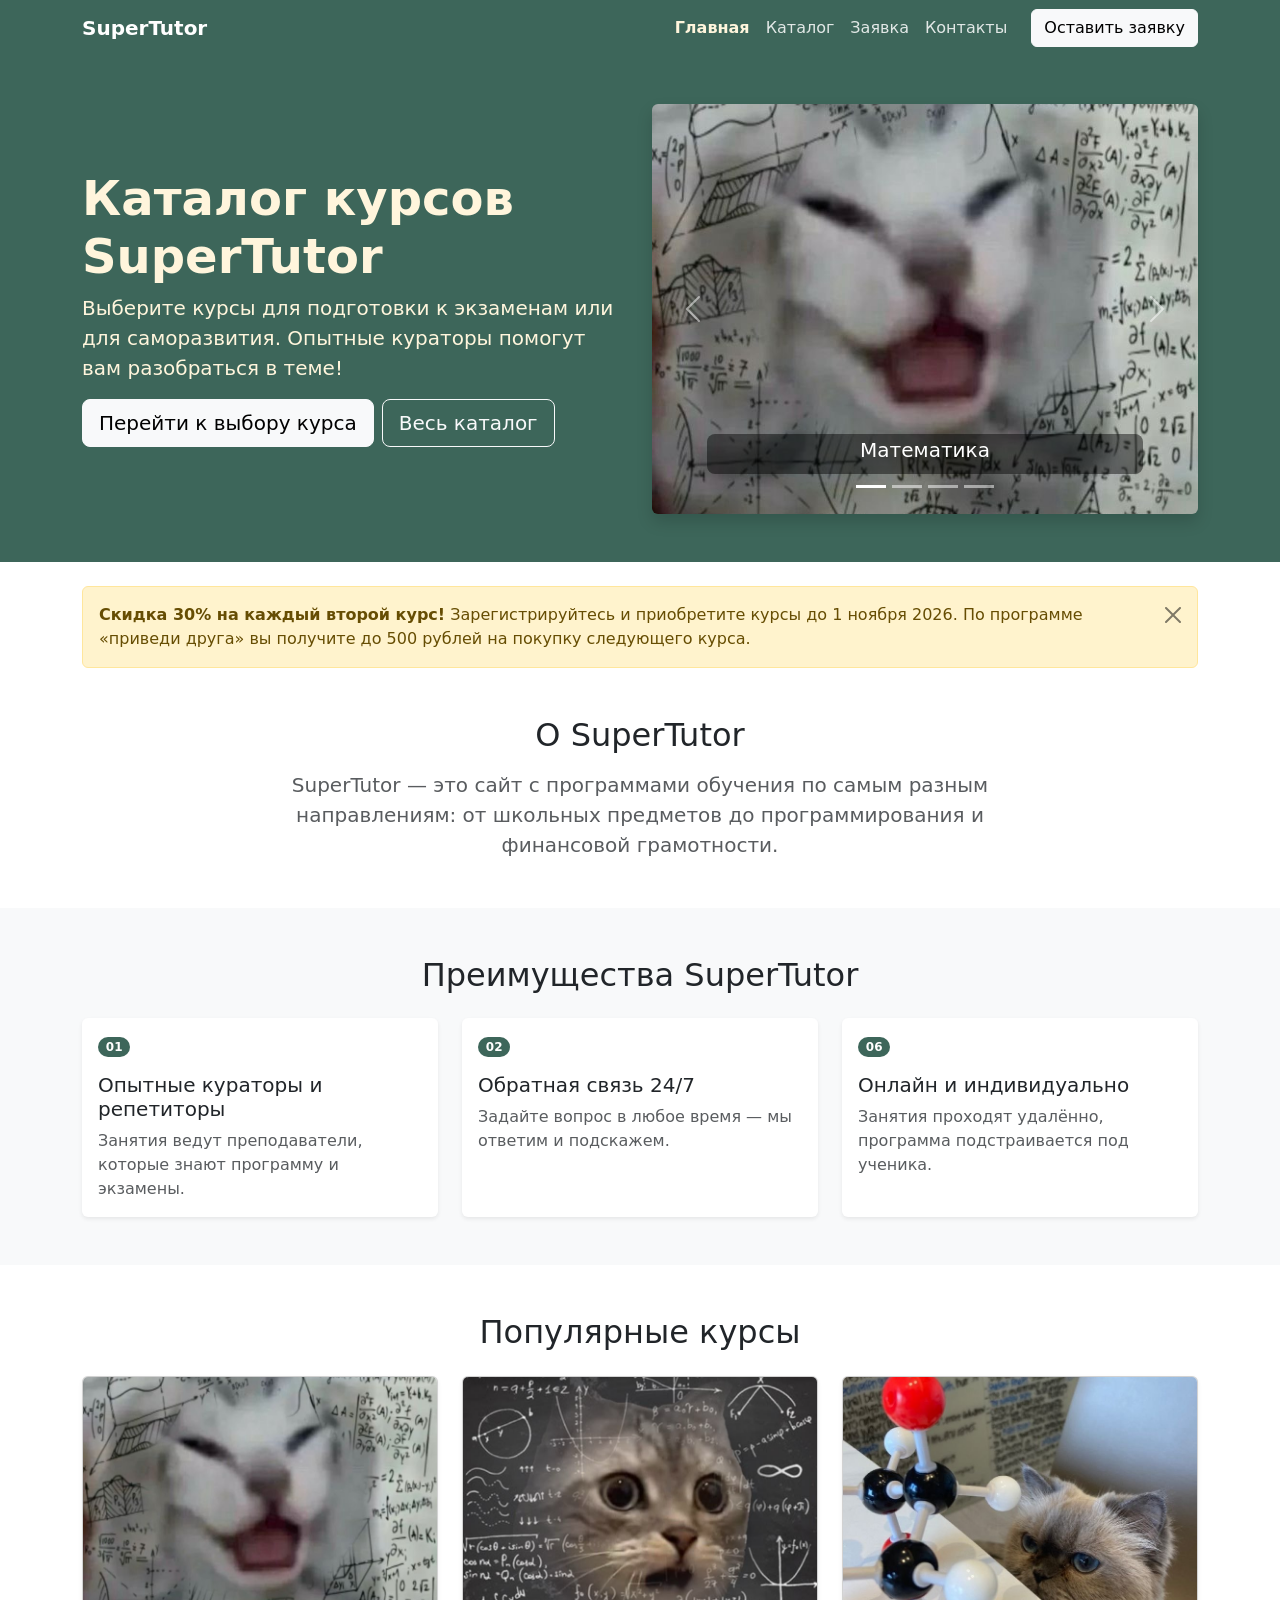
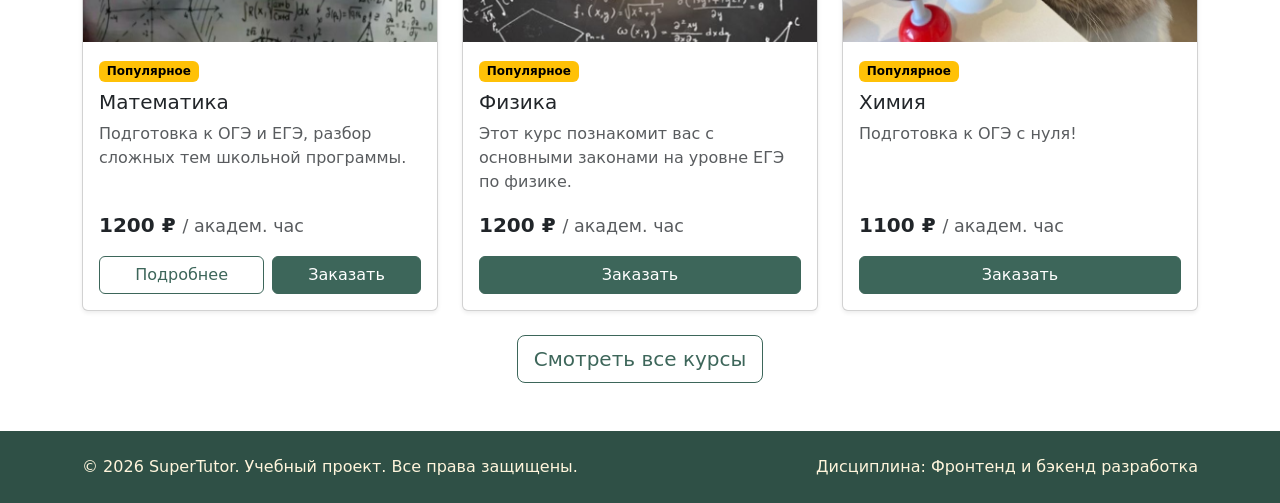
<file: index.html>
<!DOCTYPE html>
<html lang="ru">
<head>
  <meta charset="UTF-8">
  <meta name="viewport" content="width=device-width, initial-scale=1">
  <meta name="description" content="SuperTutor — сайт с программами обучения по самым разным направлениям. Выберите курс и оставьте заявку.">
  <title>SuperTutor — каталог курсов и репетиторов</title>
  <link rel="stylesheet" href="vendor/bootstrap/css/bootstrap.min.css">
  <link rel="stylesheet" href="css/custom.css">
</head>
<body class="d-flex flex-column min-vh-100">

  <header>
    <nav class="navbar navbar-expand-lg navbar-dark bg-brand sticky-top" aria-label="Основная навигация">
      <div class="container">
        <a class="navbar-brand fw-bold" href="index.html">SuperTutor</a>
        <button class="navbar-toggler" type="button" data-bs-toggle="collapse" data-bs-target="#mainNav"
                aria-controls="mainNav" aria-expanded="false" aria-label="Открыть меню">
          <span class="navbar-toggler-icon"></span>
        </button>
        <div class="collapse navbar-collapse" id="mainNav">
          <ul class="navbar-nav ms-auto mb-2 mb-lg-0">
          <li class="nav-item"><a class="nav-link active" aria-current="page" href="index.html">Главная</a></li>
          <li class="nav-item"><a class="nav-link" href="catalog.html">Каталог</a></li>
          <li class="nav-item"><a class="nav-link" href="order.html">Заявка</a></li>
          <li class="nav-item"><a class="nav-link" href="contacts.html">Контакты</a></li>
          </ul>
          <a class="btn btn-light ms-lg-3" href="order.html">Оставить заявку</a>
        </div>
      </div>
    </nav>
  </header>

  <main>
    <!-- Hero-блок: container-fluid + container + row/col -->
    <section class="container-fluid hero py-5">
      <div class="container">
        <div class="row align-items-center g-4">
          <div class="col-12 col-lg-6">
            <h1 class="display-5 fw-bold">Каталог курсов SuperTutor</h1>
            <p class="lead">Выберите курсы для подготовки к экзаменам или для саморазвития. Опытные кураторы помогут вам разобраться в теме!</p>
            <div class="d-flex flex-wrap gap-2">
              <a class="btn btn-light btn-lg" href="#popular">Перейти к выбору курса</a>
              <a class="btn btn-outline-light btn-lg" href="catalog.html">Весь каталог</a>
            </div>
          </div>
          <div class="col-12 col-lg-6">
            <div id="heroCarousel" class="carousel slide carousel-fade shadow rounded overflow-hidden" data-bs-ride="carousel">
              <div class="carousel-indicators"><button type="button" data-bs-target="#heroCarousel" data-bs-slide-to="0" class="active" aria-current="true" aria-label="Слайд 1"></button><button type="button" data-bs-target="#heroCarousel" data-bs-slide-to="1" aria-label="Слайд 2"></button><button type="button" data-bs-target="#heroCarousel" data-bs-slide-to="2" aria-label="Слайд 3"></button><button type="button" data-bs-target="#heroCarousel" data-bs-slide-to="3" aria-label="Слайд 4"></button></div>
              <div class="carousel-inner">
            <div class="carousel-item active">
              <img src="images/math.jpg" class="d-block w-100" alt="Математика">
              <div class="carousel-caption d-none d-sm-block">
                <h2 class="h5">Математика</h2>
              </div>
            </div>
            <div class="carousel-item">
              <img src="images/phys.jpg" class="d-block w-100" alt="Физика">
              <div class="carousel-caption d-none d-sm-block">
                <h2 class="h5">Физика</h2>
              </div>
            </div>
            <div class="carousel-item">
              <img src="images/chem.jpg" class="d-block w-100" alt="Химия">
              <div class="carousel-caption d-none d-sm-block">
                <h2 class="h5">Химия</h2>
              </div>
            </div>
            <div class="carousel-item">
              <img src="images/prog.jpg" class="d-block w-100" alt="Программирование">
              <div class="carousel-caption d-none d-sm-block">
                <h2 class="h5">Программирование</h2>
              </div>
            </div>
              </div>
              <button class="carousel-control-prev" type="button" data-bs-target="#heroCarousel" data-bs-slide="prev">
                <span class="carousel-control-prev-icon" aria-hidden="true"></span>
                <span class="visually-hidden">Предыдущий слайд</span>
              </button>
              <button class="carousel-control-next" type="button" data-bs-target="#heroCarousel" data-bs-slide="next">
                <span class="carousel-control-next-icon" aria-hidden="true"></span>
                <span class="visually-hidden">Следующий слайд</span>
              </button>
            </div>
          </div>
        </div>
      </div>
    </section>

    <!-- Акция -->
    <section class="container mt-4">
      <div class="alert alert-warning alert-dismissible fade show mb-0" role="alert">
        <strong>Скидка 30% на каждый второй курс!</strong>
        Зарегистрируйтесь и приобретите курсы до 1 ноября 2026. По программе «приведи друга» вы получите до 500 рублей на покупку следующего курса.
        <button type="button" class="btn-close" data-bs-dismiss="alert" aria-label="Закрыть"></button>
      </div>
    </section>

    <!-- О проекте -->
    <section class="container my-5">
      <div class="row justify-content-center">
        <div class="col-12 col-lg-8 text-center">
          <h2 class="mb-3">О SuperTutor</h2>
          <p class="text-body-secondary fs-5 mb-0">SuperTutor — это сайт с программами обучения по самым разным направлениям: от школьных предметов до программирования и финансовой грамотности.</p>
        </div>
      </div>
    </section>

    <!-- Преимущества -->
    <section class="bg-body-tertiary py-5" id="advantages">
      <div class="container">
        <h2 class="text-center mb-4">Преимущества SuperTutor</h2>
        <div class="row g-4">
        <div class="col-12 col-md-6 col-lg-4">
          <div class="card h-100 border-0 shadow-sm">
            <div class="card-body">
              <span class="badge rounded-pill text-bg-primary mb-3">01</span>
              <h3 class="h5 card-title">Опытные кураторы и репетиторы</h3>
              <p class="card-text text-body-secondary mb-0">Занятия ведут преподаватели, которые знают программу и экзамены.</p>
            </div>
          </div>
        </div>
        <div class="col-12 col-md-6 col-lg-4">
          <div class="card h-100 border-0 shadow-sm">
            <div class="card-body">
              <span class="badge rounded-pill text-bg-primary mb-3">02</span>
              <h3 class="h5 card-title">Обратная связь 24/7</h3>
              <p class="card-text text-body-secondary mb-0">Задайте вопрос в любое время — мы ответим и подскажем.</p>
            </div>
          </div>
        </div>
        <div class="col-12 col-md-6 col-lg-4">
          <div class="card h-100 border-0 shadow-sm">
            <div class="card-body">
              <span class="badge rounded-pill text-bg-primary mb-3">06</span>
              <h3 class="h5 card-title">Онлайн и индивидуально</h3>
              <p class="card-text text-body-secondary mb-0">Занятия проходят удалённо, программа подстраивается под ученика.</p>
            </div>
          </div>
        </div>
        </div>
      </div>
    </section>

    <!-- Популярные курсы -->
    <section class="container my-5" id="popular">
      <h2 class="text-center mb-4">Популярные курсы</h2>
      <div class="row g-4">
        <div class="col-12 col-md-6 col-lg-4">
          <article class="card h-100 shadow-sm course-card">
            <img src="images/math.jpg" class="card-img-top" alt="Математика" loading="lazy">
            <div class="card-body d-flex flex-column">
              <div class="mb-2"><span class="badge text-bg-warning me-1">Популярное</span></div>
              <h3 class="card-title h5">Математика</h3>
              <p class="card-text text-body-secondary">Подготовка к ОГЭ и ЕГЭ, разбор сложных тем школьной программы.</p>
              <p class="fs-5 fw-semibold mt-auto mb-3">1200 ₽ <small class="fw-normal text-body-secondary">/ академ. час</small></p>
              <div class="d-grid gap-2 d-sm-flex">
            <a class="btn btn-outline-primary flex-fill" href="product.html">Подробнее</a>
                <button type="button" class="btn btn-primary flex-fill" data-bs-toggle="modal" data-bs-target="#orderModal" data-course="math">Заказать</button>
              </div>
            </div>
          </article>
        </div>
        <div class="col-12 col-md-6 col-lg-4">
          <article class="card h-100 shadow-sm course-card">
            <img src="images/phys.jpg" class="card-img-top" alt="Физика" loading="lazy">
            <div class="card-body d-flex flex-column">
              <div class="mb-2"><span class="badge text-bg-warning me-1">Популярное</span></div>
              <h3 class="card-title h5">Физика</h3>
              <p class="card-text text-body-secondary">Этот курс познакомит вас с основными законами на уровне ЕГЭ по физике.</p>
              <p class="fs-5 fw-semibold mt-auto mb-3">1200 ₽ <small class="fw-normal text-body-secondary">/ академ. час</small></p>
              <div class="d-grid gap-2 d-sm-flex">
                <button type="button" class="btn btn-primary flex-fill" data-bs-toggle="modal" data-bs-target="#orderModal" data-course="phys">Заказать</button>
              </div>
            </div>
          </article>
        </div>
        <div class="col-12 col-md-6 col-lg-4">
          <article class="card h-100 shadow-sm course-card">
            <img src="images/chem.jpg" class="card-img-top" alt="Химия" loading="lazy">
            <div class="card-body d-flex flex-column">
              <div class="mb-2"><span class="badge text-bg-warning me-1">Популярное</span></div>
              <h3 class="card-title h5">Химия</h3>
              <p class="card-text text-body-secondary">Подготовка к ОГЭ с нуля!</p>
              <p class="fs-5 fw-semibold mt-auto mb-3">1100 ₽ <small class="fw-normal text-body-secondary">/ академ. час</small></p>
              <div class="d-grid gap-2 d-sm-flex">
                <button type="button" class="btn btn-primary flex-fill" data-bs-toggle="modal" data-bs-target="#orderModal" data-course="chem">Заказать</button>
              </div>
            </div>
          </article>
        </div>
      </div>
      <div class="text-center mt-4">
        <a class="btn btn-outline-primary btn-lg" href="catalog.html">Смотреть все курсы</a>
      </div>
    </section>
  </main>

  <footer class="site-footer mt-auto py-4">
    <div class="container">
      <div class="row g-2">
        <div class="col-12 col-md-6">
          <p class="mb-0">&copy; 2026 SuperTutor. Учебный проект. Все права защищены.</p>
        </div>
        <div class="col-12 col-md-6 text-md-end">
          <p class="mb-0">Дисциплина: Фронтенд и бэкенд разработка</p>
        </div>
      </div>
    </div>
  </footer>

  <!-- Модальное окно заявки -->
  <div class="modal fade" id="orderModal" tabindex="-1" aria-labelledby="orderModalLabel" aria-hidden="true">
    <div class="modal-dialog modal-dialog-centered">
      <div class="modal-content">
        <form class="needs-validation" novalidate>
          <div class="modal-header">
            <h2 class="modal-title fs-5" id="orderModalLabel">Быстрая заявка на курс</h2>
            <button type="button" class="btn-close" data-bs-dismiss="modal" aria-label="Закрыть"></button>
          </div>
          <div class="modal-body">
            <div class="mb-3">
              <label for="m-name" class="form-label">Имя</label>
              <input type="text" class="form-control" id="m-name" name="name" minlength="2" autocomplete="given-name" placeholder="Введите ваше имя" required>
              <div class="invalid-feedback">Введите имя (не короче 2 символов).</div>
            </div>
            <div class="mb-3">
              <label for="m-phone" class="form-label">Телефон</label>
              <div class="input-group has-validation">
                <span class="input-group-text">Тел.</span>
                <input type="tel" class="form-control" id="m-phone" name="phone" data-phone inputmode="tel" autocomplete="tel"
                       placeholder="+7 (900) 000-00-00" pattern="^\+7 \(\d{3}\) \d{3}-\d{2}-\d{2}$" required>
                <div class="invalid-feedback">Формат: +7 (900) 000-00-00</div>
              </div>
            </div>
            <div class="mb-3">
              <label for="m-course" class="form-label">Предмет</label>
              <select class="form-select" id="m-course" name="course" required>
              <option value="" selected disabled>Выберите предмет</option>
              <option value="math">Математика</option>
              <option value="phys">Физика</option>
              <option value="chem">Химия</option>
              <option value="bio">Биология</option>
              <option value="eng">Английский язык</option>
              <option value="lit">Литература</option>
              <option value="prog">Программирование</option>
              <option value="fin">Финансовая грамотность</option>
              <option value="mus">Музыка</option>
              <option value="consultation">Консультация по выбору курса</option>
              </select>
              <div class="invalid-feedback">Выберите предмет.</div>
            </div>
            <div class="form-check">
              <input class="form-check-input" type="checkbox" id="m-agree" name="agreement" required>
              <label class="form-check-label" for="m-agree">Я согласен на обработку данных</label>
              <div class="invalid-feedback">Необходимо согласие.</div>
            </div>
          </div>
          <div class="modal-footer">
            <button type="button" class="btn btn-outline-secondary" data-bs-dismiss="modal">Закрыть</button>
            <button type="submit" class="btn btn-primary">Отправить заявку</button>
          </div>
        </form>
      </div>
    </div>
  </div>

  <div class="toast-container position-fixed bottom-0 end-0 p-3">
    <div id="successToast" class="toast text-bg-success" role="status" aria-live="polite" aria-atomic="true">
      <div class="d-flex">
        <div class="toast-body">Заявка отправлена! Мы свяжемся с вами в ближайшее время.</div>
        <button type="button" class="btn-close btn-close-white me-2 m-auto" data-bs-dismiss="toast" aria-label="Закрыть"></button>
      </div>
    </div>
  </div>

  <script src="vendor/bootstrap/js/bootstrap.bundle.min.js"></script>
  <script src="js/main.js"></script>
</body>
</html>
</file>
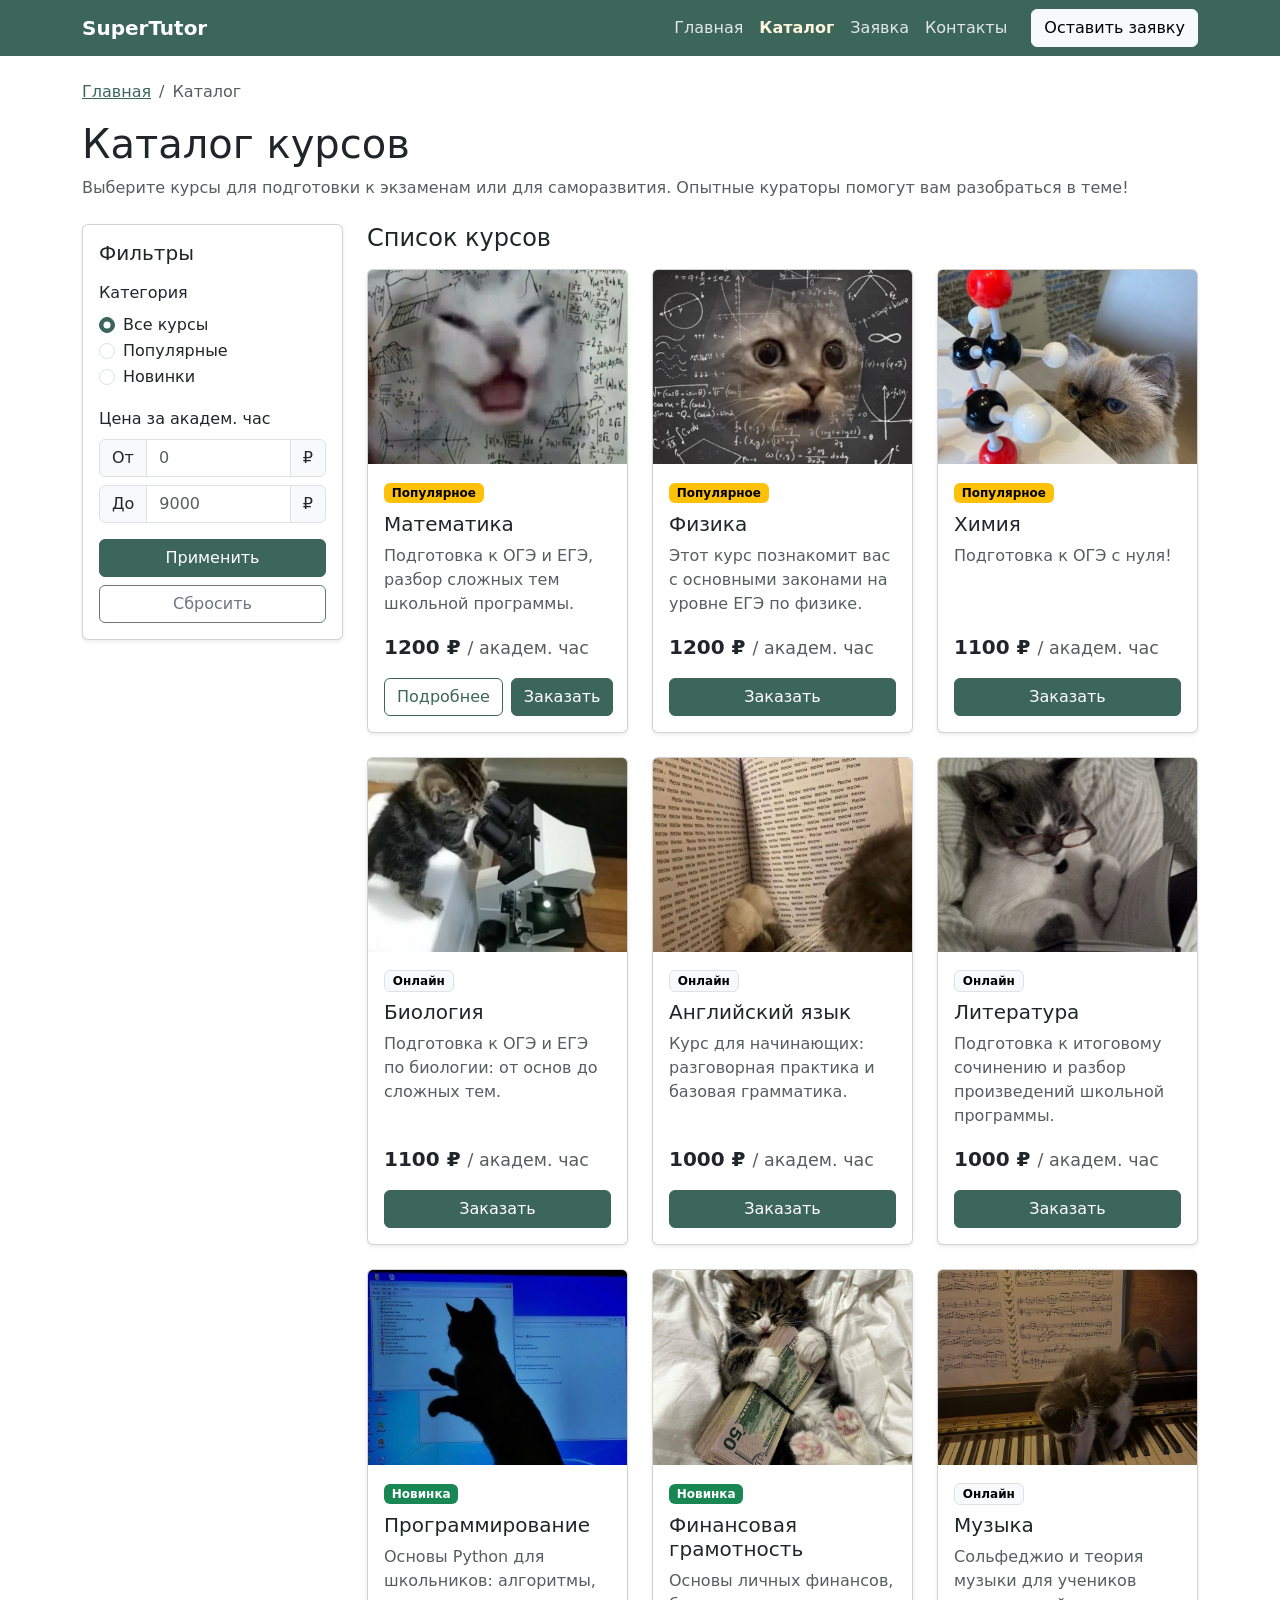
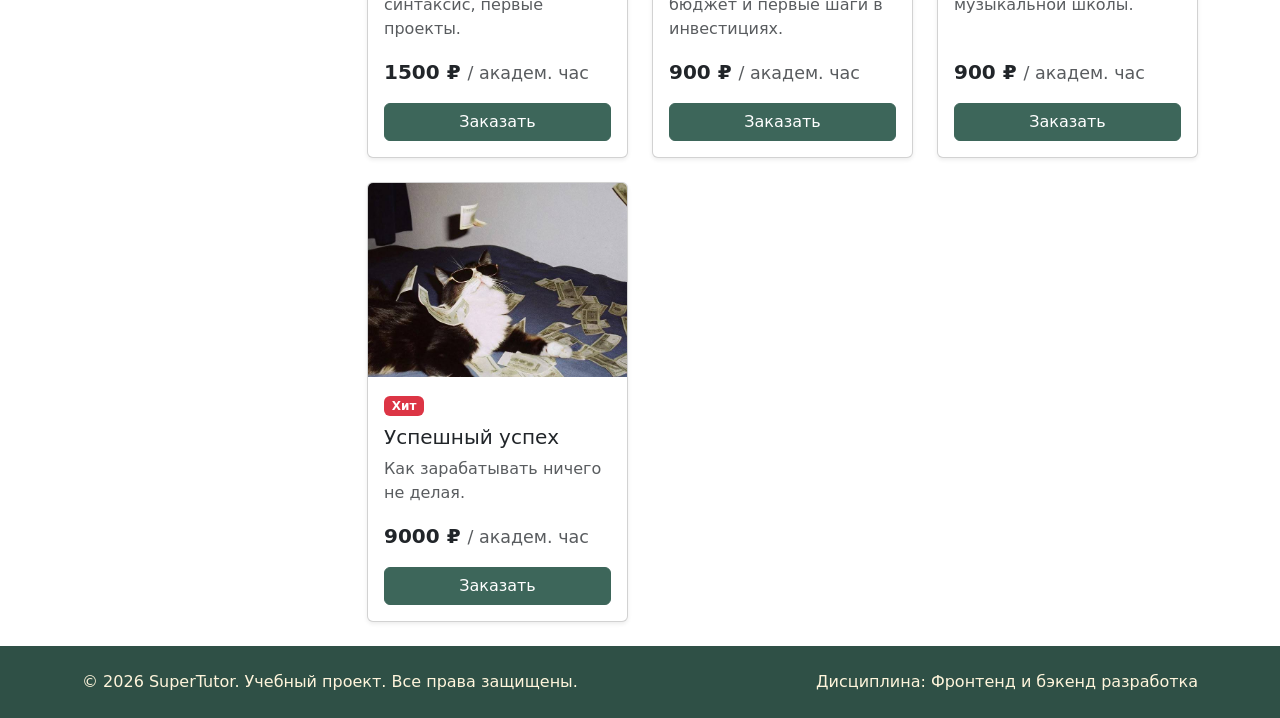
<file: catalog.html>
<!DOCTYPE html>
<html lang="ru">
<head>
  <meta charset="UTF-8">
  <meta name="viewport" content="width=device-width, initial-scale=1">
  <meta name="description" content="Каталог курсов SuperTutor: выберите предмет, отфильтруйте по цене и оставьте заявку.">
  <title>Каталог курсов — SuperTutor</title>
  <link rel="stylesheet" href="vendor/bootstrap/css/bootstrap.min.css">
  <link rel="stylesheet" href="css/custom.css">
</head>
<body class="d-flex flex-column min-vh-100">

  <header>
    <nav class="navbar navbar-expand-lg navbar-dark bg-brand sticky-top" aria-label="Основная навигация">
      <div class="container">
        <a class="navbar-brand fw-bold" href="index.html">SuperTutor</a>
        <button class="navbar-toggler" type="button" data-bs-toggle="collapse" data-bs-target="#mainNav"
                aria-controls="mainNav" aria-expanded="false" aria-label="Открыть меню">
          <span class="navbar-toggler-icon"></span>
        </button>
        <div class="collapse navbar-collapse" id="mainNav">
          <ul class="navbar-nav ms-auto mb-2 mb-lg-0">
          <li class="nav-item"><a class="nav-link" href="index.html">Главная</a></li>
          <li class="nav-item"><a class="nav-link active" aria-current="page" href="catalog.html">Каталог</a></li>
          <li class="nav-item"><a class="nav-link" href="order.html">Заявка</a></li>
          <li class="nav-item"><a class="nav-link" href="contacts.html">Контакты</a></li>
          </ul>
          <a class="btn btn-light ms-lg-3" href="order.html">Оставить заявку</a>
        </div>
      </div>
    </nav>
  </header>

  <main class="container my-4">
    <nav aria-label="Хлебные крошки">
      <ol class="breadcrumb">
        <li class="breadcrumb-item"><a href="index.html">Главная</a></li>
        <li class="breadcrumb-item active" aria-current="page">Каталог</li>
      </ol>
    </nav>

    <h1 class="mb-2">Каталог курсов</h1>
    <p class="text-body-secondary mb-4">Выберите курсы для подготовки к экзаменам или для саморазвития. Опытные кураторы помогут вам разобраться в теме!</p>

    <div class="row g-4">
      <!-- Фильтры (только внешний вид, без логики) -->
      <aside class="col-12 col-lg-3">
        <div class="card shadow-sm">
          <div class="card-body">
            <h2 class="h5 card-title mb-3">Фильтры</h2>
            <form id="filterForm">
              <fieldset class="mb-3">
                <legend class="form-label fs-6">Категория</legend>
                <div class="form-check">
                  <input class="form-check-input" type="radio" name="category" id="cat-all" value="all" checked>
                  <label class="form-check-label" for="cat-all">Все курсы</label>
                </div>
                <div class="form-check">
                  <input class="form-check-input" type="radio" name="category" id="cat-popular" value="popular">
                  <label class="form-check-label" for="cat-popular">Популярные</label>
                </div>
                <div class="form-check">
                  <input class="form-check-input" type="radio" name="category" id="cat-new" value="new">
                  <label class="form-check-label" for="cat-new">Новинки</label>
                </div>
              </fieldset>

              <fieldset class="mb-3">
                <legend class="form-label fs-6">Цена за академ. час</legend>
                <div class="input-group mb-2">
                  <span class="input-group-text">От</span>
                  <input type="number" class="form-control" id="priceFrom" name="priceFrom" min="0" placeholder="0" aria-label="Цена от">
                  <span class="input-group-text">₽</span>
                </div>
                <div class="input-group">
                  <span class="input-group-text">До</span>
                  <input type="number" class="form-control" id="priceTo" name="priceTo" min="0" placeholder="9000" aria-label="Цена до">
                  <span class="input-group-text">₽</span>
                </div>
              </fieldset>

              <div class="d-grid gap-2">
                <button type="button" class="btn btn-primary">Применить</button>
                <button type="reset" class="btn btn-outline-secondary">Сбросить</button>
              </div>
            </form>
          </div>
        </div>
      </aside>

      <!-- Список курсов -->
      <section class="col-12 col-lg-9" aria-labelledby="listTitle">
        <h2 class="h4 mb-3" id="listTitle">Список курсов</h2>
        <div class="row g-4">
        <div class="col-12 col-md-6 col-xl-4">
          <article class="card h-100 shadow-sm course-card">
            <img src="images/math.jpg" class="card-img-top" alt="Математика" loading="lazy">
            <div class="card-body d-flex flex-column">
              <div class="mb-2"><span class="badge text-bg-warning me-1">Популярное</span></div>
              <h3 class="card-title h5">Математика</h3>
              <p class="card-text text-body-secondary">Подготовка к ОГЭ и ЕГЭ, разбор сложных тем школьной программы.</p>
              <p class="fs-5 fw-semibold mt-auto mb-3">1200 ₽ <small class="fw-normal text-body-secondary">/ академ. час</small></p>
              <div class="d-grid gap-2 d-sm-flex">
            <a class="btn btn-outline-primary flex-fill" href="product.html">Подробнее</a>
                <button type="button" class="btn btn-primary flex-fill" data-bs-toggle="modal" data-bs-target="#orderModal" data-course="math">Заказать</button>
              </div>
            </div>
          </article>
        </div>
        <div class="col-12 col-md-6 col-xl-4">
          <article class="card h-100 shadow-sm course-card">
            <img src="images/phys.jpg" class="card-img-top" alt="Физика" loading="lazy">
            <div class="card-body d-flex flex-column">
              <div class="mb-2"><span class="badge text-bg-warning me-1">Популярное</span></div>
              <h3 class="card-title h5">Физика</h3>
              <p class="card-text text-body-secondary">Этот курс познакомит вас с основными законами на уровне ЕГЭ по физике.</p>
              <p class="fs-5 fw-semibold mt-auto mb-3">1200 ₽ <small class="fw-normal text-body-secondary">/ академ. час</small></p>
              <div class="d-grid gap-2 d-sm-flex">
                <button type="button" class="btn btn-primary flex-fill" data-bs-toggle="modal" data-bs-target="#orderModal" data-course="phys">Заказать</button>
              </div>
            </div>
          </article>
        </div>
        <div class="col-12 col-md-6 col-xl-4">
          <article class="card h-100 shadow-sm course-card">
            <img src="images/chem.jpg" class="card-img-top" alt="Химия" loading="lazy">
            <div class="card-body d-flex flex-column">
              <div class="mb-2"><span class="badge text-bg-warning me-1">Популярное</span></div>
              <h3 class="card-title h5">Химия</h3>
              <p class="card-text text-body-secondary">Подготовка к ОГЭ с нуля!</p>
              <p class="fs-5 fw-semibold mt-auto mb-3">1100 ₽ <small class="fw-normal text-body-secondary">/ академ. час</small></p>
              <div class="d-grid gap-2 d-sm-flex">
                <button type="button" class="btn btn-primary flex-fill" data-bs-toggle="modal" data-bs-target="#orderModal" data-course="chem">Заказать</button>
              </div>
            </div>
          </article>
        </div>
        <div class="col-12 col-md-6 col-xl-4">
          <article class="card h-100 shadow-sm course-card">
            <img src="images/bio.jpg" class="card-img-top" alt="Биология" loading="lazy">
            <div class="card-body d-flex flex-column">
              <div class="mb-2"><span class="badge text-bg-light border me-1">Онлайн</span></div>
              <h3 class="card-title h5">Биология</h3>
              <p class="card-text text-body-secondary">Подготовка к ОГЭ и ЕГЭ по биологии: от основ до сложных тем.</p>
              <p class="fs-5 fw-semibold mt-auto mb-3">1100 ₽ <small class="fw-normal text-body-secondary">/ академ. час</small></p>
              <div class="d-grid gap-2 d-sm-flex">
                <button type="button" class="btn btn-primary flex-fill" data-bs-toggle="modal" data-bs-target="#orderModal" data-course="bio">Заказать</button>
              </div>
            </div>
          </article>
        </div>
        <div class="col-12 col-md-6 col-xl-4">
          <article class="card h-100 shadow-sm course-card">
            <img src="images/eng.jpg" class="card-img-top" alt="Английский язык" loading="lazy">
            <div class="card-body d-flex flex-column">
              <div class="mb-2"><span class="badge text-bg-light border me-1">Онлайн</span></div>
              <h3 class="card-title h5">Английский язык</h3>
              <p class="card-text text-body-secondary">Курс для начинающих: разговорная практика и базовая грамматика.</p>
              <p class="fs-5 fw-semibold mt-auto mb-3">1000 ₽ <small class="fw-normal text-body-secondary">/ академ. час</small></p>
              <div class="d-grid gap-2 d-sm-flex">
                <button type="button" class="btn btn-primary flex-fill" data-bs-toggle="modal" data-bs-target="#orderModal" data-course="eng">Заказать</button>
              </div>
            </div>
          </article>
        </div>
        <div class="col-12 col-md-6 col-xl-4">
          <article class="card h-100 shadow-sm course-card">
            <img src="images/lit.jpg" class="card-img-top" alt="Литература" loading="lazy">
            <div class="card-body d-flex flex-column">
              <div class="mb-2"><span class="badge text-bg-light border me-1">Онлайн</span></div>
              <h3 class="card-title h5">Литература</h3>
              <p class="card-text text-body-secondary">Подготовка к итоговому сочинению и разбор произведений школьной программы.</p>
              <p class="fs-5 fw-semibold mt-auto mb-3">1000 ₽ <small class="fw-normal text-body-secondary">/ академ. час</small></p>
              <div class="d-grid gap-2 d-sm-flex">
                <button type="button" class="btn btn-primary flex-fill" data-bs-toggle="modal" data-bs-target="#orderModal" data-course="lit">Заказать</button>
              </div>
            </div>
          </article>
        </div>
        <div class="col-12 col-md-6 col-xl-4">
          <article class="card h-100 shadow-sm course-card">
            <img src="images/prog.jpg" class="card-img-top" alt="Программирование" loading="lazy">
            <div class="card-body d-flex flex-column">
              <div class="mb-2"><span class="badge text-bg-success me-1">Новинка</span></div>
              <h3 class="card-title h5">Программирование</h3>
              <p class="card-text text-body-secondary">Основы Python для школьников: алгоритмы, синтаксис, первые проекты.</p>
              <p class="fs-5 fw-semibold mt-auto mb-3">1500 ₽ <small class="fw-normal text-body-secondary">/ академ. час</small></p>
              <div class="d-grid gap-2 d-sm-flex">
                <button type="button" class="btn btn-primary flex-fill" data-bs-toggle="modal" data-bs-target="#orderModal" data-course="prog">Заказать</button>
              </div>
            </div>
          </article>
        </div>
        <div class="col-12 col-md-6 col-xl-4">
          <article class="card h-100 shadow-sm course-card">
            <img src="images/fin.jpg" class="card-img-top" alt="Финансовая грамотность" loading="lazy">
            <div class="card-body d-flex flex-column">
              <div class="mb-2"><span class="badge text-bg-success me-1">Новинка</span></div>
              <h3 class="card-title h5">Финансовая грамотность</h3>
              <p class="card-text text-body-secondary">Основы личных финансов, бюджет и первые шаги в инвестициях.</p>
              <p class="fs-5 fw-semibold mt-auto mb-3">900 ₽ <small class="fw-normal text-body-secondary">/ академ. час</small></p>
              <div class="d-grid gap-2 d-sm-flex">
                <button type="button" class="btn btn-primary flex-fill" data-bs-toggle="modal" data-bs-target="#orderModal" data-course="fin">Заказать</button>
              </div>
            </div>
          </article>
        </div>
        <div class="col-12 col-md-6 col-xl-4">
          <article class="card h-100 shadow-sm course-card">
            <img src="images/mus.jpg" class="card-img-top" alt="Музыка" loading="lazy">
            <div class="card-body d-flex flex-column">
              <div class="mb-2"><span class="badge text-bg-light border me-1">Онлайн</span></div>
              <h3 class="card-title h5">Музыка</h3>
              <p class="card-text text-body-secondary">Сольфеджио и теория музыки для учеников музыкальной школы.</p>
              <p class="fs-5 fw-semibold mt-auto mb-3">900 ₽ <small class="fw-normal text-body-secondary">/ академ. час</small></p>
              <div class="d-grid gap-2 d-sm-flex">
                <button type="button" class="btn btn-primary flex-fill" data-bs-toggle="modal" data-bs-target="#orderModal" data-course="mus">Заказать</button>
              </div>
            </div>
          </article>
        </div>
        <div class="col-12 col-md-6 col-xl-4">
          <article class="card h-100 shadow-sm course-card">
            <img src="images/suc.jpg" class="card-img-top" alt="Успешный успех" loading="lazy">
            <div class="card-body d-flex flex-column">
              <div class="mb-2"><span class="badge text-bg-danger me-1">Хит</span></div>
              <h3 class="card-title h5">Успешный успех</h3>
              <p class="card-text text-body-secondary">Как зарабатывать ничего не делая.</p>
              <p class="fs-5 fw-semibold mt-auto mb-3">9000 ₽ <small class="fw-normal text-body-secondary">/ академ. час</small></p>
              <div class="d-grid gap-2 d-sm-flex">
                <button type="button" class="btn btn-primary flex-fill" data-bs-toggle="modal" data-bs-target="#orderModal" data-course="suc">Заказать</button>
              </div>
            </div>
          </article>
        </div>
        </div>
      </section>
    </div>
  </main>

  <footer class="site-footer mt-auto py-4">
    <div class="container">
      <div class="row g-2">
        <div class="col-12 col-md-6">
          <p class="mb-0">&copy; 2026 SuperTutor. Учебный проект. Все права защищены.</p>
        </div>
        <div class="col-12 col-md-6 text-md-end">
          <p class="mb-0">Дисциплина: Фронтенд и бэкенд разработка</p>
        </div>
      </div>
    </div>
  </footer>

  <!-- Модальное окно заявки -->
  <div class="modal fade" id="orderModal" tabindex="-1" aria-labelledby="orderModalLabel" aria-hidden="true">
    <div class="modal-dialog modal-dialog-centered">
      <div class="modal-content">
        <form class="needs-validation" novalidate>
          <div class="modal-header">
            <h2 class="modal-title fs-5" id="orderModalLabel">Быстрая заявка на курс</h2>
            <button type="button" class="btn-close" data-bs-dismiss="modal" aria-label="Закрыть"></button>
          </div>
          <div class="modal-body">
            <div class="mb-3">
              <label for="m-name" class="form-label">Имя</label>
              <input type="text" class="form-control" id="m-name" name="name" minlength="2" autocomplete="given-name" placeholder="Введите ваше имя" required>
              <div class="invalid-feedback">Введите имя (не короче 2 символов).</div>
            </div>
            <div class="mb-3">
              <label for="m-phone" class="form-label">Телефон</label>
              <div class="input-group has-validation">
                <span class="input-group-text">Тел.</span>
                <input type="tel" class="form-control" id="m-phone" name="phone" data-phone inputmode="tel" autocomplete="tel"
                       placeholder="+7 (900) 000-00-00" pattern="^\+7 \(\d{3}\) \d{3}-\d{2}-\d{2}$" required>
                <div class="invalid-feedback">Формат: +7 (900) 000-00-00</div>
              </div>
            </div>
            <div class="mb-3">
              <label for="m-course" class="form-label">Предмет</label>
              <select class="form-select" id="m-course" name="course" required>
              <option value="" selected disabled>Выберите предмет</option>
              <option value="math">Математика</option>
              <option value="phys">Физика</option>
              <option value="chem">Химия</option>
              <option value="bio">Биология</option>
              <option value="eng">Английский язык</option>
              <option value="lit">Литература</option>
              <option value="prog">Программирование</option>
              <option value="fin">Финансовая грамотность</option>
              <option value="mus">Музыка</option>
              <option value="consultation">Консультация по выбору курса</option>
              </select>
              <div class="invalid-feedback">Выберите предмет.</div>
            </div>
            <div class="form-check">
              <input class="form-check-input" type="checkbox" id="m-agree" name="agreement" required>
              <label class="form-check-label" for="m-agree">Я согласен на обработку данных</label>
              <div class="invalid-feedback">Необходимо согласие.</div>
            </div>
          </div>
          <div class="modal-footer">
            <button type="button" class="btn btn-outline-secondary" data-bs-dismiss="modal">Закрыть</button>
            <button type="submit" class="btn btn-primary">Отправить заявку</button>
          </div>
        </form>
      </div>
    </div>
  </div>

  <div class="toast-container position-fixed bottom-0 end-0 p-3">
    <div id="successToast" class="toast text-bg-success" role="status" aria-live="polite" aria-atomic="true">
      <div class="d-flex">
        <div class="toast-body">Заявка отправлена! Мы свяжемся с вами в ближайшее время.</div>
        <button type="button" class="btn-close btn-close-white me-2 m-auto" data-bs-dismiss="toast" aria-label="Закрыть"></button>
      </div>
    </div>
  </div>

  <script src="vendor/bootstrap/js/bootstrap.bundle.min.js"></script>
  <script src="js/main.js"></script>
</body>
</html>
</file>
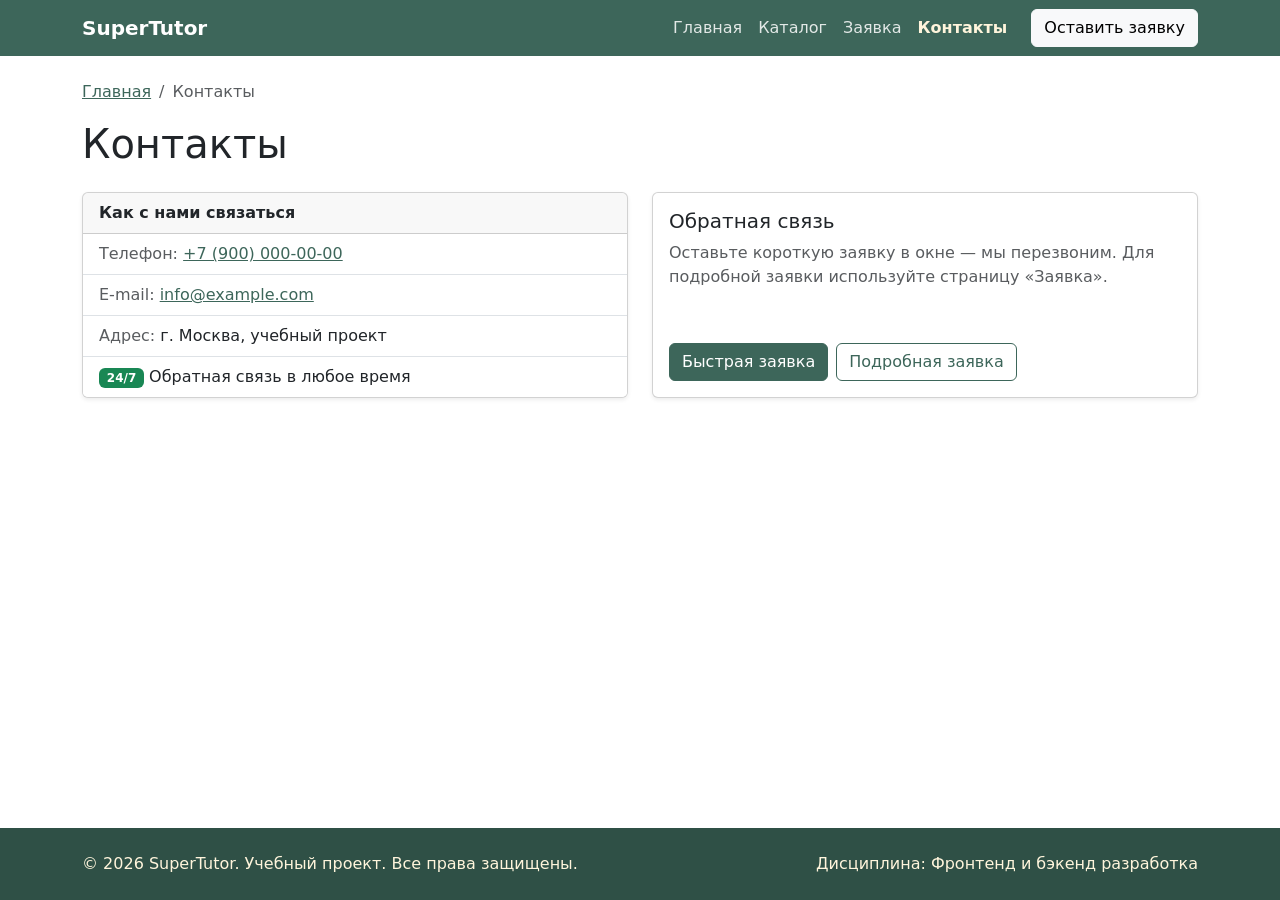
<file: contacts.html>
<!DOCTYPE html>
<html lang="ru">
<head>
  <meta charset="UTF-8">
  <meta name="viewport" content="width=device-width, initial-scale=1">
  <meta name="description" content="Контакты SuperTutor: телефон, e-mail и форма обратной связи.">
  <title>Контакты — SuperTutor</title>
  <link rel="stylesheet" href="vendor/bootstrap/css/bootstrap.min.css">
  <link rel="stylesheet" href="css/custom.css">
</head>
<body class="d-flex flex-column min-vh-100">

  <header>
    <nav class="navbar navbar-expand-lg navbar-dark bg-brand sticky-top" aria-label="Основная навигация">
      <div class="container">
        <a class="navbar-brand fw-bold" href="index.html">SuperTutor</a>
        <button class="navbar-toggler" type="button" data-bs-toggle="collapse" data-bs-target="#mainNav"
                aria-controls="mainNav" aria-expanded="false" aria-label="Открыть меню">
          <span class="navbar-toggler-icon"></span>
        </button>
        <div class="collapse navbar-collapse" id="mainNav">
          <ul class="navbar-nav ms-auto mb-2 mb-lg-0">
          <li class="nav-item"><a class="nav-link" href="index.html">Главная</a></li>
          <li class="nav-item"><a class="nav-link" href="catalog.html">Каталог</a></li>
          <li class="nav-item"><a class="nav-link" href="order.html">Заявка</a></li>
          <li class="nav-item"><a class="nav-link active" aria-current="page" href="contacts.html">Контакты</a></li>
          </ul>
          <a class="btn btn-light ms-lg-3" href="order.html">Оставить заявку</a>
        </div>
      </div>
    </nav>
  </header>

  <main class="container my-4">
    <nav aria-label="Хлебные крошки">
      <ol class="breadcrumb">
        <li class="breadcrumb-item"><a href="index.html">Главная</a></li>
        <li class="breadcrumb-item active" aria-current="page">Контакты</li>
      </ol>
    </nav>

    <h1 class="mb-4">Контакты</h1>

    <div class="row g-4">
      <div class="col-12 col-md-6">
        <div class="card h-100 shadow-sm">
          <div class="card-header fw-semibold">Как с нами связаться</div>
          <ul class="list-group list-group-flush">
            <li class="list-group-item"><span class="text-body-secondary">Телефон:</span> <a href="tel:+79000000000">+7 (900) 000-00-00</a></li>
            <li class="list-group-item"><span class="text-body-secondary">E-mail:</span> <a href="mailto:info@example.com">info@example.com</a></li>
            <li class="list-group-item"><span class="text-body-secondary">Адрес:</span> г. Москва, учебный проект</li>
            <li class="list-group-item"><span class="badge text-bg-success">24/7</span> Обратная связь в любое время</li>
          </ul>
        </div>
      </div>
      <div class="col-12 col-md-6">
        <div class="card h-100 shadow-sm">
          <div class="card-body d-flex flex-column">
            <h2 class="h5 card-title">Обратная связь</h2>
            <p class="card-text text-body-secondary">Оставьте короткую заявку в окне — мы перезвоним. Для подробной заявки используйте страницу «Заявка».</p>
            <div class="d-grid gap-2 d-sm-flex mt-auto">
              <button type="button" class="btn btn-primary" data-bs-toggle="modal" data-bs-target="#orderModal">Быстрая заявка</button>
              <a class="btn btn-outline-primary" href="order.html">Подробная заявка</a>
            </div>
          </div>
        </div>
      </div>
    </div>
  </main>

  <footer class="site-footer mt-auto py-4">
    <div class="container">
      <div class="row g-2">
        <div class="col-12 col-md-6">
          <p class="mb-0">&copy; 2026 SuperTutor. Учебный проект. Все права защищены.</p>
        </div>
        <div class="col-12 col-md-6 text-md-end">
          <p class="mb-0">Дисциплина: Фронтенд и бэкенд разработка</p>
        </div>
      </div>
    </div>
  </footer>

  <!-- Модальное окно заявки -->
  <div class="modal fade" id="orderModal" tabindex="-1" aria-labelledby="orderModalLabel" aria-hidden="true">
    <div class="modal-dialog modal-dialog-centered">
      <div class="modal-content">
        <form class="needs-validation" novalidate>
          <div class="modal-header">
            <h2 class="modal-title fs-5" id="orderModalLabel">Быстрая заявка на курс</h2>
            <button type="button" class="btn-close" data-bs-dismiss="modal" aria-label="Закрыть"></button>
          </div>
          <div class="modal-body">
            <div class="mb-3">
              <label for="m-name" class="form-label">Имя</label>
              <input type="text" class="form-control" id="m-name" name="name" minlength="2" autocomplete="given-name" placeholder="Введите ваше имя" required>
              <div class="invalid-feedback">Введите имя (не короче 2 символов).</div>
            </div>
            <div class="mb-3">
              <label for="m-phone" class="form-label">Телефон</label>
              <div class="input-group has-validation">
                <span class="input-group-text">Тел.</span>
                <input type="tel" class="form-control" id="m-phone" name="phone" data-phone inputmode="tel" autocomplete="tel"
                       placeholder="+7 (900) 000-00-00" pattern="^\+7 \(\d{3}\) \d{3}-\d{2}-\d{2}$" required>
                <div class="invalid-feedback">Формат: +7 (900) 000-00-00</div>
              </div>
            </div>
            <div class="mb-3">
              <label for="m-course" class="form-label">Предмет</label>
              <select class="form-select" id="m-course" name="course" required>
              <option value="" selected disabled>Выберите предмет</option>
              <option value="math">Математика</option>
              <option value="phys">Физика</option>
              <option value="chem">Химия</option>
              <option value="bio">Биология</option>
              <option value="eng">Английский язык</option>
              <option value="lit">Литература</option>
              <option value="prog">Программирование</option>
              <option value="fin">Финансовая грамотность</option>
              <option value="mus">Музыка</option>
              <option value="consultation">Консультация по выбору курса</option>
              </select>
              <div class="invalid-feedback">Выберите предмет.</div>
            </div>
            <div class="form-check">
              <input class="form-check-input" type="checkbox" id="m-agree" name="agreement" required>
              <label class="form-check-label" for="m-agree">Я согласен на обработку данных</label>
              <div class="invalid-feedback">Необходимо согласие.</div>
            </div>
          </div>
          <div class="modal-footer">
            <button type="button" class="btn btn-outline-secondary" data-bs-dismiss="modal">Закрыть</button>
            <button type="submit" class="btn btn-primary">Отправить заявку</button>
          </div>
        </form>
      </div>
    </div>
  </div>

  <div class="toast-container position-fixed bottom-0 end-0 p-3">
    <div id="successToast" class="toast text-bg-success" role="status" aria-live="polite" aria-atomic="true">
      <div class="d-flex">
        <div class="toast-body">Заявка отправлена! Мы свяжемся с вами в ближайшее время.</div>
        <button type="button" class="btn-close btn-close-white me-2 m-auto" data-bs-dismiss="toast" aria-label="Закрыть"></button>
      </div>
    </div>
  </div>

  <script src="vendor/bootstrap/js/bootstrap.bundle.min.js"></script>
  <script src="js/main.js"></script>
</body>
</html>
</file>
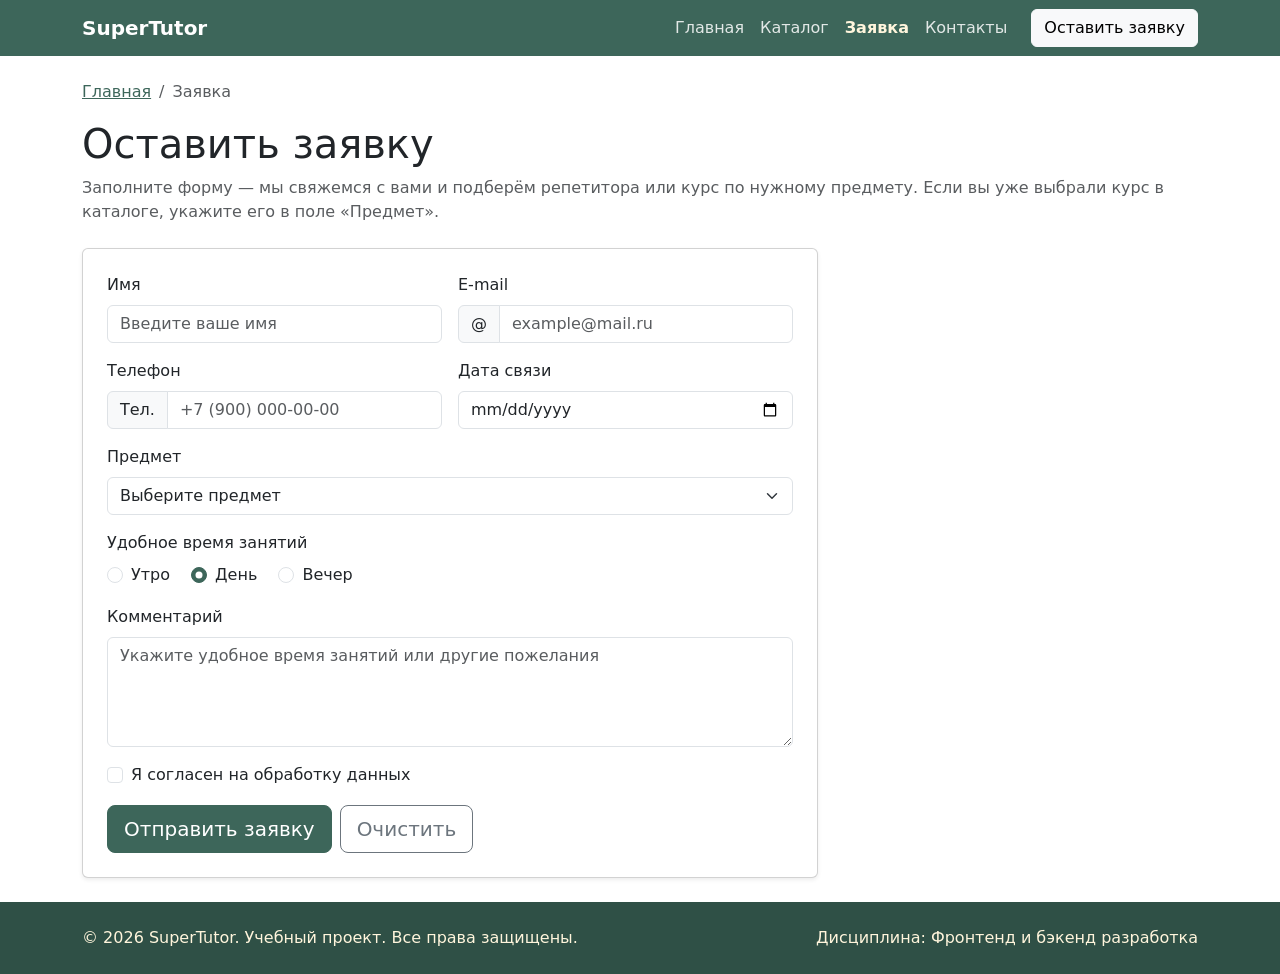
<file: order.html>
<!DOCTYPE html>
<html lang="ru">
<head>
  <meta charset="UTF-8">
  <meta name="viewport" content="width=device-width, initial-scale=1">
  <meta name="description" content="Оставьте заявку на курс SuperTutor — мы подберём репетитора или курс под ваш предмет.">
  <title>Заявка на курс — SuperTutor</title>
  <link rel="stylesheet" href="vendor/bootstrap/css/bootstrap.min.css">
  <link rel="stylesheet" href="css/custom.css">
</head>
<body class="d-flex flex-column min-vh-100">

  <header>
    <nav class="navbar navbar-expand-lg navbar-dark bg-brand sticky-top" aria-label="Основная навигация">
      <div class="container">
        <a class="navbar-brand fw-bold" href="index.html">SuperTutor</a>
        <button class="navbar-toggler" type="button" data-bs-toggle="collapse" data-bs-target="#mainNav"
                aria-controls="mainNav" aria-expanded="false" aria-label="Открыть меню">
          <span class="navbar-toggler-icon"></span>
        </button>
        <div class="collapse navbar-collapse" id="mainNav">
          <ul class="navbar-nav ms-auto mb-2 mb-lg-0">
          <li class="nav-item"><a class="nav-link" href="index.html">Главная</a></li>
          <li class="nav-item"><a class="nav-link" href="catalog.html">Каталог</a></li>
          <li class="nav-item"><a class="nav-link active" aria-current="page" href="order.html">Заявка</a></li>
          <li class="nav-item"><a class="nav-link" href="contacts.html">Контакты</a></li>
          </ul>
          <a class="btn btn-light ms-lg-3" href="order.html">Оставить заявку</a>
        </div>
      </div>
    </nav>
  </header>

  <main class="container my-4">
    <nav aria-label="Хлебные крошки">
      <ol class="breadcrumb">
        <li class="breadcrumb-item"><a href="index.html">Главная</a></li>
        <li class="breadcrumb-item active" aria-current="page">Заявка</li>
      </ol>
    </nav>

    <h1 class="mb-2">Оставить заявку</h1>
    <p class="text-body-secondary mb-4">Заполните форму — мы свяжемся с вами и подберём репетитора или курс по нужному предмету. Если вы уже выбрали курс в каталоге, укажите его в поле «Предмет».</p>

    <div class="row g-4">
      <div class="col-12 col-lg-8">
        <div class="card shadow-sm">
          <div class="card-body p-4">
            <div class="alert alert-success d-none form-success" role="status">
              <strong>Форма успешно отправлена!</strong> Мы свяжемся с вами в ближайшее время.
            </div>
            <form class="needs-validation" id="orderForm" novalidate>
              <div class="row g-3">
                <div class="col-12 col-md-6">
                  <label for="order-name" class="form-label">Имя</label>
                  <input type="text" class="form-control" id="order-name" name="name" minlength="2" autocomplete="given-name" placeholder="Введите ваше имя" required>
                  <div class="invalid-feedback">Введите имя (не короче 2 символов).</div>
                </div>
                <div class="col-12 col-md-6">
                  <label for="order-email" class="form-label">E-mail</label>
                  <div class="input-group has-validation">
                    <span class="input-group-text">@</span>
                    <input type="email" class="form-control" id="order-email" name="email" autocomplete="email" placeholder="example@mail.ru" required>
                    <div class="invalid-feedback">Введите корректный e-mail.</div>
                  </div>
                </div>
                <div class="col-12 col-md-6">
                  <label for="order-phone" class="form-label">Телефон</label>
                  <div class="input-group has-validation">
                    <span class="input-group-text">Тел.</span>
                    <input type="tel" class="form-control" id="order-phone" name="phone" data-phone inputmode="tel" autocomplete="tel"
                           placeholder="+7 (900) 000-00-00" pattern="^\+7 \(\d{3}\) \d{3}-\d{2}-\d{2}$" required>
                    <div class="invalid-feedback">Формат: +7 (900) 000-00-00</div>
                  </div>
                </div>
                <div class="col-12 col-md-6">
                  <label for="order-date" class="form-label">Дата связи</label>
                  <input type="date" class="form-control" id="order-date" name="date">
                </div>
                <div class="col-12">
                  <label for="order-course" class="form-label">Предмет</label>
                  <select class="form-select" id="order-course" name="course" required>
                  <option value="" selected disabled>Выберите предмет</option>
              <option value="math">Математика</option>
              <option value="phys">Физика</option>
              <option value="chem">Химия</option>
              <option value="bio">Биология</option>
              <option value="eng">Английский язык</option>
              <option value="lit">Литература</option>
              <option value="prog">Программирование</option>
              <option value="fin">Финансовая грамотность</option>
              <option value="mus">Музыка</option>
              <option value="consultation">Консультация по выбору курса</option>
                  </select>
                  <div class="invalid-feedback">Выберите предмет.</div>
                </div>
                <div class="col-12">
                  <span class="form-label d-block">Удобное время занятий</span>
                  <div class="form-check form-check-inline">
                    <input class="form-check-input" type="radio" name="time" id="time-morning" value="morning">
                    <label class="form-check-label" for="time-morning">Утро</label>
                  </div>
                  <div class="form-check form-check-inline">
                    <input class="form-check-input" type="radio" name="time" id="time-day" value="day" checked>
                    <label class="form-check-label" for="time-day">День</label>
                  </div>
                  <div class="form-check form-check-inline">
                    <input class="form-check-input" type="radio" name="time" id="time-evening" value="evening">
                    <label class="form-check-label" for="time-evening">Вечер</label>
                  </div>
                </div>
                <div class="col-12">
                  <label for="order-comment" class="form-label">Комментарий</label>
                  <textarea class="form-control" id="order-comment" name="comment" rows="4" placeholder="Укажите удобное время занятий или другие пожелания"></textarea>
                </div>
                <div class="col-12">
                  <div class="form-check">
                    <input class="form-check-input" type="checkbox" id="order-agree" name="agreement" required>
                    <label class="form-check-label" for="order-agree">Я согласен на обработку данных</label>
                    <div class="invalid-feedback">Необходимо согласие на обработку данных.</div>
                  </div>
                </div>
                <div class="col-12 d-grid gap-2 d-sm-flex">
                  <button type="submit" class="btn btn-primary btn-lg">Отправить заявку</button>
                  <button type="reset" class="btn btn-outline-secondary btn-lg">Очистить</button>
                </div>
              </div>
            </form>
          </div>
        </div>
      </div>

    </div>
  </main>

  <footer class="site-footer mt-auto py-4">
    <div class="container">
      <div class="row g-2">
        <div class="col-12 col-md-6">
          <p class="mb-0">&copy; 2026 SuperTutor. Учебный проект. Все права защищены.</p>
        </div>
        <div class="col-12 col-md-6 text-md-end">
          <p class="mb-0">Дисциплина: Фронтенд и бэкенд разработка</p>
        </div>
      </div>
    </div>
  </footer>

  <div class="toast-container position-fixed bottom-0 end-0 p-3">
    <div id="successToast" class="toast text-bg-success" role="status" aria-live="polite" aria-atomic="true">
      <div class="d-flex">
        <div class="toast-body">Заявка отправлена! Мы свяжемся с вами в ближайшее время.</div>
        <button type="button" class="btn-close btn-close-white me-2 m-auto" data-bs-dismiss="toast" aria-label="Закрыть"></button>
      </div>
    </div>
  </div>

  <script src="vendor/bootstrap/js/bootstrap.bundle.min.js"></script>
  <script src="js/main.js"></script>
</body>
</html>
</file>
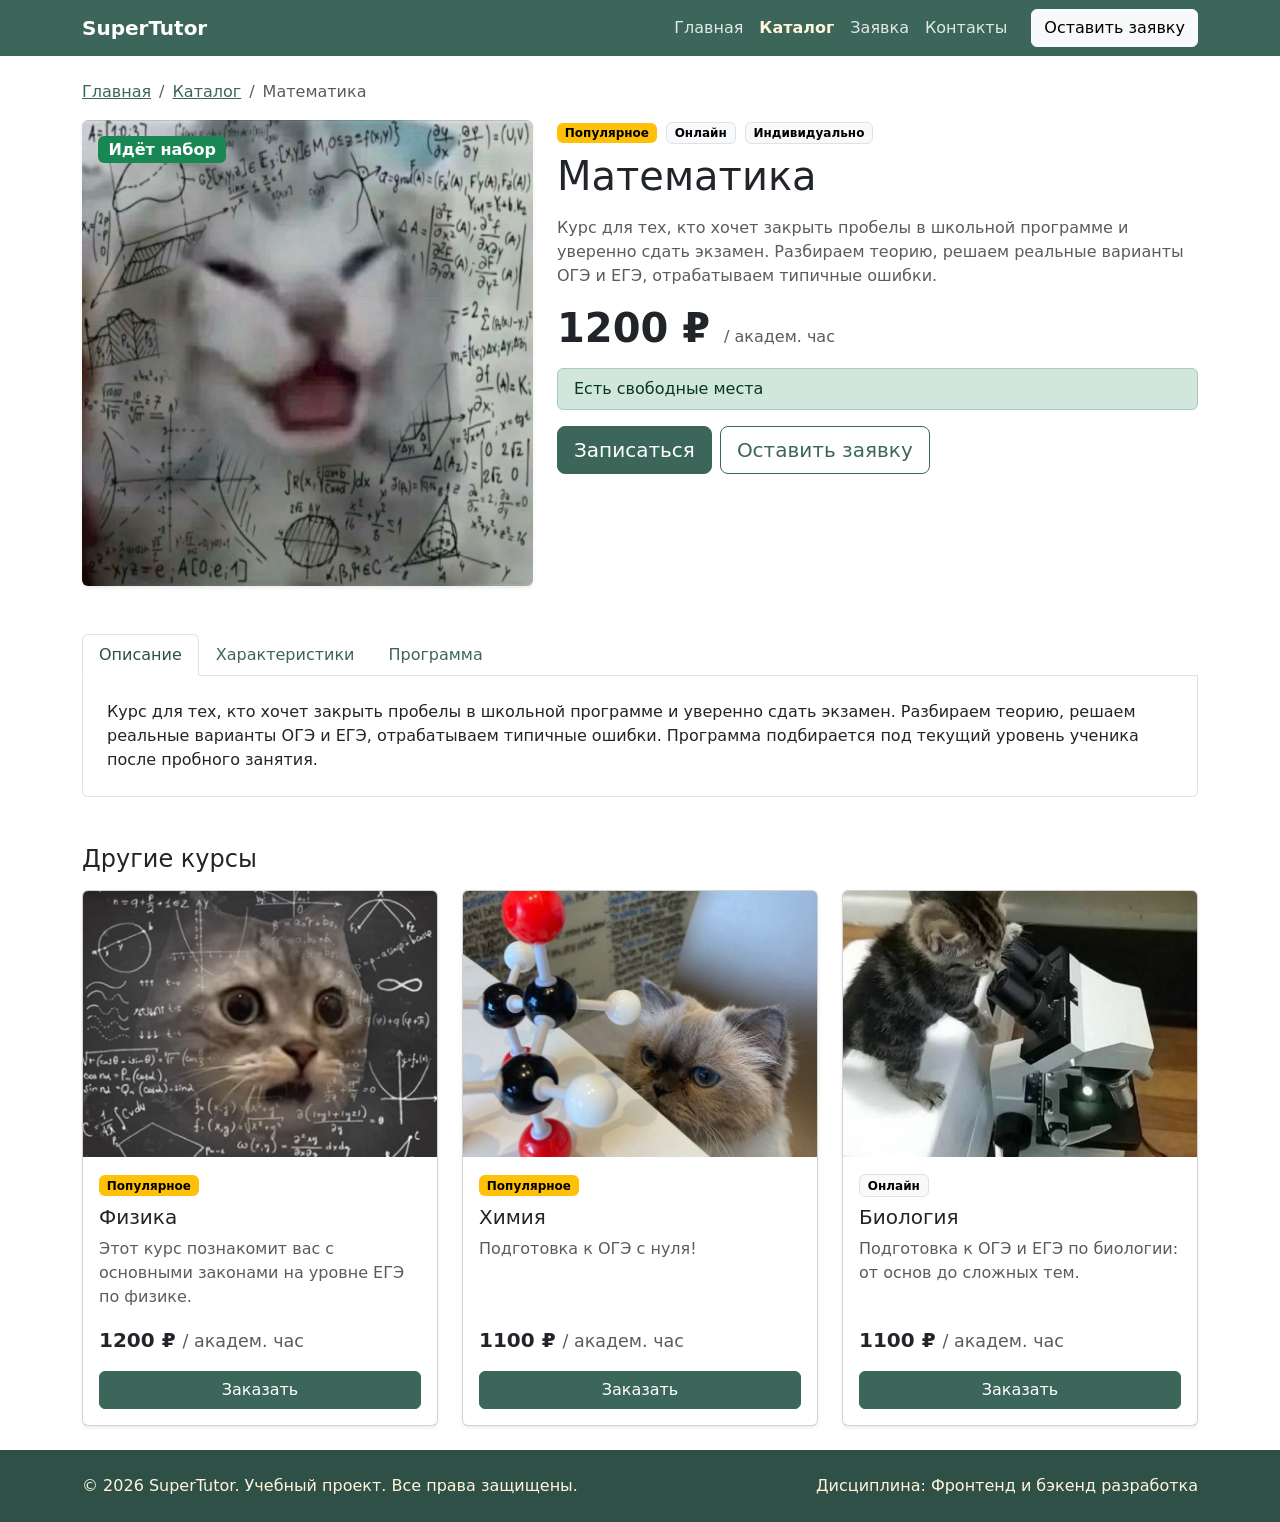
<file: product.html>
<!DOCTYPE html>
<html lang="ru">
<head>
  <meta charset="UTF-8">
  <meta name="viewport" content="width=device-width, initial-scale=1">
  <meta name="description" content="Курс «Математика» — подготовка к ОГЭ и ЕГЭ в SuperTutor: характеристики, цена, ответы на вопросы.">
  <title>Математика — курс в SuperTutor</title>
  <link rel="stylesheet" href="vendor/bootstrap/css/bootstrap.min.css">
  <link rel="stylesheet" href="css/custom.css">
</head>
<body class="d-flex flex-column min-vh-100">

  <header>
    <nav class="navbar navbar-expand-lg navbar-dark bg-brand sticky-top" aria-label="Основная навигация">
      <div class="container">
        <a class="navbar-brand fw-bold" href="index.html">SuperTutor</a>
        <button class="navbar-toggler" type="button" data-bs-toggle="collapse" data-bs-target="#mainNav"
                aria-controls="mainNav" aria-expanded="false" aria-label="Открыть меню">
          <span class="navbar-toggler-icon"></span>
        </button>
        <div class="collapse navbar-collapse" id="mainNav">
          <ul class="navbar-nav ms-auto mb-2 mb-lg-0">
          <li class="nav-item"><a class="nav-link" href="index.html">Главная</a></li>
          <li class="nav-item"><a class="nav-link active" aria-current="page" href="catalog.html">Каталог</a></li>
          <li class="nav-item"><a class="nav-link" href="order.html">Заявка</a></li>
          <li class="nav-item"><a class="nav-link" href="contacts.html">Контакты</a></li>
          </ul>
          <a class="btn btn-light ms-lg-3" href="order.html">Оставить заявку</a>
        </div>
      </div>
    </nav>
  </header>

  <main class="container my-4">
    <nav aria-label="Хлебные крошки">
      <ol class="breadcrumb">
        <li class="breadcrumb-item"><a href="index.html">Главная</a></li>
        <li class="breadcrumb-item"><a href="catalog.html">Каталог</a></li>
        <li class="breadcrumb-item active" aria-current="page">Математика</li>
      </ol>
    </nav>

    <section class="row g-4 align-items-start">
      <div class="col-12 col-lg-5">
        <div class="position-relative">
          <img src="images/math.jpg" class="img-fluid rounded shadow-sm w-100" alt="Математика">
          <span class="badge text-bg-success position-absolute top-0 start-0 m-3 fs-6">Идёт набор</span>
        </div>
      </div>

      <div class="col-12 col-lg-7">
        <div class="mb-2">
          <span class="badge text-bg-warning me-1">Популярное</span>
          <span class="badge text-bg-light border me-1">Онлайн</span>
          <span class="badge text-bg-light border me-1">Индивидуально</span>
        </div>
        <h1 class="mb-3">Математика</h1>
        <p class="text-body-secondary">Курс для тех, кто хочет закрыть пробелы в школьной программе и уверенно сдать экзамен. Разбираем теорию, решаем реальные варианты ОГЭ и ЕГЭ, отрабатываем типичные ошибки.</p>
        <p class="display-6 fw-bold mb-1">1200 ₽ <small class="fs-6 fw-normal text-body-secondary">/ академ. час</small></p>
        <div class="alert alert-success py-2 my-3" role="status">Есть свободные места</div>
        <div class="d-grid gap-2 d-sm-flex">
          <button type="button" class="btn btn-primary btn-lg" data-bs-toggle="modal" data-bs-target="#orderModal" data-course="math">Записаться</button>
          <a class="btn btn-outline-primary btn-lg" href="order.html?course=math">Оставить заявку</a>
        </div>
      </div>
    </section>

    <!-- Вкладки -->
    <section class="mt-5" aria-label="Информация о курсе">
      <ul class="nav nav-tabs" id="courseTabs" role="tablist">
        <li class="nav-item" role="presentation">
          <button class="nav-link active" id="tab-about" data-bs-toggle="tab" data-bs-target="#pane-about" type="button" role="tab" aria-controls="pane-about" aria-selected="true">Описание</button>
        </li>
        <li class="nav-item" role="presentation">
          <button class="nav-link" id="tab-specs" data-bs-toggle="tab" data-bs-target="#pane-specs" type="button" role="tab" aria-controls="pane-specs" aria-selected="false">Характеристики</button>
        </li>
        <li class="nav-item" role="presentation">
          <button class="nav-link" id="tab-program" data-bs-toggle="tab" data-bs-target="#pane-program" type="button" role="tab" aria-controls="pane-program" aria-selected="false">Программа</button>
        </li>
      </ul>
      <div class="tab-content border border-top-0 rounded-bottom p-3 p-md-4" id="courseTabsContent">
        <div class="tab-pane fade show active" id="pane-about" role="tabpanel" aria-labelledby="tab-about" tabindex="0">
          <p class="mb-0">Курс для тех, кто хочет закрыть пробелы в школьной программе и уверенно сдать экзамен. Разбираем теорию, решаем реальные варианты ОГЭ и ЕГЭ, отрабатываем типичные ошибки. Программа подбирается под текущий уровень ученика после пробного занятия.</p>
        </div>
        <div class="tab-pane fade" id="pane-specs" role="tabpanel" aria-labelledby="tab-specs" tabindex="0">
          <div class="table-responsive">
            <table class="table table-striped mb-0">
              <caption class="visually-hidden">Характеристики курса</caption>
              <thead>
                <tr><th scope="col">Параметр</th><th scope="col">Значение</th></tr>
              </thead>
              <tbody>
                <tr><td>Предмет</td><td>Математика</td></tr>
                <tr><td>Формат</td><td>Онлайн, индивидуально</td></tr>
                <tr><td>Уровень</td><td>7–11 класс, подготовка к ОГЭ и ЕГЭ</td></tr>
                <tr><td>Длительность занятия</td><td>60 минут</td></tr>
                <tr><td>Наличие мест</td><td>Есть свободные места</td></tr>
              </tbody>
            </table>
          </div>
        </div>
        <div class="tab-pane fade" id="pane-program" role="tabpanel" aria-labelledby="tab-program" tabindex="0">
          <ol class="list-group list-group-numbered">
            <li class="list-group-item">Пробное занятие и определение уровня ученика</li>
            <li class="list-group-item">Разбор теории по темам школьной программы</li>
            <li class="list-group-item">Решение реальных вариантов ОГЭ и ЕГЭ</li>
            <li class="list-group-item">Отработка типичных ошибок</li>
          </ol>
        </div>
      </div>
    </section>

    <!-- Похожие курсы -->
    <section class="mt-5" aria-labelledby="similarTitle">
      <h2 class="h4 mb-3" id="similarTitle">Другие курсы</h2>
      <div class="row g-4">
        <div class="col-12 col-md-6 col-lg-4">
          <article class="card h-100 shadow-sm course-card">
            <img src="images/phys.jpg" class="card-img-top" alt="Физика" loading="lazy">
            <div class="card-body d-flex flex-column">
              <div class="mb-2"><span class="badge text-bg-warning me-1">Популярное</span></div>
              <h3 class="card-title h5">Физика</h3>
              <p class="card-text text-body-secondary">Этот курс познакомит вас с основными законами на уровне ЕГЭ по физике.</p>
              <p class="fs-5 fw-semibold mt-auto mb-3">1200 ₽ <small class="fw-normal text-body-secondary">/ академ. час</small></p>
              <div class="d-grid gap-2 d-sm-flex">
                <button type="button" class="btn btn-primary flex-fill" data-bs-toggle="modal" data-bs-target="#orderModal" data-course="phys">Заказать</button>
              </div>
            </div>
          </article>
        </div>
        <div class="col-12 col-md-6 col-lg-4">
          <article class="card h-100 shadow-sm course-card">
            <img src="images/chem.jpg" class="card-img-top" alt="Химия" loading="lazy">
            <div class="card-body d-flex flex-column">
              <div class="mb-2"><span class="badge text-bg-warning me-1">Популярное</span></div>
              <h3 class="card-title h5">Химия</h3>
              <p class="card-text text-body-secondary">Подготовка к ОГЭ с нуля!</p>
              <p class="fs-5 fw-semibold mt-auto mb-3">1100 ₽ <small class="fw-normal text-body-secondary">/ академ. час</small></p>
              <div class="d-grid gap-2 d-sm-flex">
                <button type="button" class="btn btn-primary flex-fill" data-bs-toggle="modal" data-bs-target="#orderModal" data-course="chem">Заказать</button>
              </div>
            </div>
          </article>
        </div>
        <div class="col-12 col-md-6 col-lg-4">
          <article class="card h-100 shadow-sm course-card">
            <img src="images/bio.jpg" class="card-img-top" alt="Биология" loading="lazy">
            <div class="card-body d-flex flex-column">
              <div class="mb-2"><span class="badge text-bg-light border me-1">Онлайн</span></div>
              <h3 class="card-title h5">Биология</h3>
              <p class="card-text text-body-secondary">Подготовка к ОГЭ и ЕГЭ по биологии: от основ до сложных тем.</p>
              <p class="fs-5 fw-semibold mt-auto mb-3">1100 ₽ <small class="fw-normal text-body-secondary">/ академ. час</small></p>
              <div class="d-grid gap-2 d-sm-flex">
                <button type="button" class="btn btn-primary flex-fill" data-bs-toggle="modal" data-bs-target="#orderModal" data-course="bio">Заказать</button>
              </div>
            </div>
          </article>
        </div>
      </div>
    </section>
  </main>

  <footer class="site-footer mt-auto py-4">
    <div class="container">
      <div class="row g-2">
        <div class="col-12 col-md-6">
          <p class="mb-0">&copy; 2026 SuperTutor. Учебный проект. Все права защищены.</p>
        </div>
        <div class="col-12 col-md-6 text-md-end">
          <p class="mb-0">Дисциплина: Фронтенд и бэкенд разработка</p>
        </div>
      </div>
    </div>
  </footer>

  <!-- Модальное окно заявки -->
  <div class="modal fade" id="orderModal" tabindex="-1" aria-labelledby="orderModalLabel" aria-hidden="true">
    <div class="modal-dialog modal-dialog-centered">
      <div class="modal-content">
        <form class="needs-validation" novalidate>
          <div class="modal-header">
            <h2 class="modal-title fs-5" id="orderModalLabel">Быстрая заявка на курс</h2>
            <button type="button" class="btn-close" data-bs-dismiss="modal" aria-label="Закрыть"></button>
          </div>
          <div class="modal-body">
            <div class="mb-3">
              <label for="m-name" class="form-label">Имя</label>
              <input type="text" class="form-control" id="m-name" name="name" minlength="2" autocomplete="given-name" placeholder="Введите ваше имя" required>
              <div class="invalid-feedback">Введите имя (не короче 2 символов).</div>
            </div>
            <div class="mb-3">
              <label for="m-phone" class="form-label">Телефон</label>
              <div class="input-group has-validation">
                <span class="input-group-text">Тел.</span>
                <input type="tel" class="form-control" id="m-phone" name="phone" data-phone inputmode="tel" autocomplete="tel"
                       placeholder="+7 (900) 000-00-00" pattern="^\+7 \(\d{3}\) \d{3}-\d{2}-\d{2}$" required>
                <div class="invalid-feedback">Формат: +7 (900) 000-00-00</div>
              </div>
            </div>
            <div class="mb-3">
              <label for="m-course" class="form-label">Предмет</label>
              <select class="form-select" id="m-course" name="course" required>
              <option value="" selected disabled>Выберите предмет</option>
              <option value="math">Математика</option>
              <option value="phys">Физика</option>
              <option value="chem">Химия</option>
              <option value="bio">Биология</option>
              <option value="eng">Английский язык</option>
              <option value="lit">Литература</option>
              <option value="prog">Программирование</option>
              <option value="fin">Финансовая грамотность</option>
              <option value="mus">Музыка</option>
              <option value="consultation">Консультация по выбору курса</option>
              </select>
              <div class="invalid-feedback">Выберите предмет.</div>
            </div>
            <div class="form-check">
              <input class="form-check-input" type="checkbox" id="m-agree" name="agreement" required>
              <label class="form-check-label" for="m-agree">Я согласен на обработку данных</label>
              <div class="invalid-feedback">Необходимо согласие.</div>
            </div>
          </div>
          <div class="modal-footer">
            <button type="button" class="btn btn-outline-secondary" data-bs-dismiss="modal">Закрыть</button>
            <button type="submit" class="btn btn-primary">Отправить заявку</button>
          </div>
        </form>
      </div>
    </div>
  </div>

  <div class="toast-container position-fixed bottom-0 end-0 p-3">
    <div id="successToast" class="toast text-bg-success" role="status" aria-live="polite" aria-atomic="true">
      <div class="d-flex">
        <div class="toast-body">Заявка отправлена! Мы свяжемся с вами в ближайшее время.</div>
        <button type="button" class="btn-close btn-close-white me-2 m-auto" data-bs-dismiss="toast" aria-label="Закрыть"></button>
      </div>
    </div>
  </div>

  <script src="vendor/bootstrap/js/bootstrap.bundle.min.js"></script>
  <script src="js/main.js"></script>
</body>
</html>
</file>
<file: css/custom.css>
/*
  custom.css — минимальные правки поверх Bootstrap.
  Подключается ПОСЛЕ bootstrap.min.css, поэтому переопределяет его стили.
  Палитра взята из КР №1 (SuperTutor).
*/

:root {
  --brand: #3d665a;
  --brand-dark: #2f5046;
  --brand-accent: #768c67;
  --brand-cream: #fff5dc;

  /* Цвет ссылок и фокуса под фирменный */
  --bs-link-color: var(--brand);
  --bs-link-color-rgb: 61, 102, 90;
  --bs-link-hover-color: var(--brand-dark);
  --bs-link-hover-color-rgb: 47, 80, 70;
  --bs-primary: var(--brand);
  --bs-primary-rgb: 61, 102, 90;
}

/* Фон шапки */
.bg-brand {
  background-color: var(--brand) !important;
}

/* Основная кнопка и её контурный вариант в фирменном цвете */
.btn-primary {
  --bs-btn-bg: var(--brand);
  --bs-btn-border-color: var(--brand);
  --bs-btn-hover-bg: var(--brand-dark);
  --bs-btn-hover-border-color: var(--brand-dark);
  --bs-btn-active-bg: var(--brand-dark);
  --bs-btn-active-border-color: var(--brand-dark);
  --bs-btn-disabled-bg: var(--brand);
  --bs-btn-disabled-border-color: var(--brand);
}

.btn-outline-primary {
  --bs-btn-color: var(--brand);
  --bs-btn-border-color: var(--brand);
  --bs-btn-hover-bg: var(--brand);
  --bs-btn-hover-border-color: var(--brand);
  --bs-btn-active-bg: var(--brand-dark);
  --bs-btn-active-border-color: var(--brand-dark);
}

.text-bg-primary {
  background-color: var(--brand) !important;
}

/* Активный пункт меню */
.navbar .nav-link.active {
  color: var(--brand-cream);
  font-weight: 600;
}

/* Hero-блок */
.hero {
  background: var(--brand) ;
  color: var(--brand-cream);
}

/* Карточки курсов: одинаковые пропорции картинок и лёгкий подъём при наведении */
.course-card .card-img-top {
  aspect-ratio: 4 / 3;
  object-fit: cover;
}

.course-card {
  transition: transform 0.15s ease, box-shadow 0.15s ease;
}

.course-card:hover {
  transform: translateY(-3px);
  box-shadow: 0 0.5rem 1rem rgba(0, 0, 0, 0.15) !important;
}

/* Слайды карусели: единая высота */
#heroCarousel .carousel-item img {
  aspect-ratio: 4 / 3;
  object-fit: cover;
}

#heroCarousel .carousel-caption {
  background: rgba(0, 0, 0, 0.45);
  border-radius: 0.5rem;
  padding: 0.25rem 0.75rem;
  left: 10%;
  right: 10%;
  bottom: 2.5rem;
}

/* Подвал */
.site-footer {
  background-color: var(--brand-dark);
  color: var(--brand-cream);
}

/* Accordion и вкладки в фирменном цвете */
.accordion {
  --bs-accordion-active-color: var(--brand-dark);
  --bs-accordion-active-bg: #e8f0ec;
  --bs-accordion-btn-focus-box-shadow: 0 0 0 0.25rem rgba(61, 102, 90, 0.25);
}

.nav-tabs {
  --bs-nav-tabs-link-active-color: var(--brand-dark);
}

/* Фокус на полях формы */
.form-control:focus,
.form-select:focus {
  border-color: var(--brand-accent);
  box-shadow: 0 0 0 0.25rem rgba(61, 102, 90, 0.25);
}

.form-check-input:checked {
  background-color: var(--brand);
  border-color: var(--brand);
}

/* Неактивные пункты меню чуть контрастнее (по умолчанию у Bootstrap ~55% прозрачности) */
.navbar-dark .navbar-nav .nav-link {
  color: rgba(255, 255, 255, 0.85);
}

.navbar-dark .navbar-nav .nav-link:hover,
.navbar-dark .navbar-nav .nav-link.active {
  color: var(--brand-cream);
}
</file>
